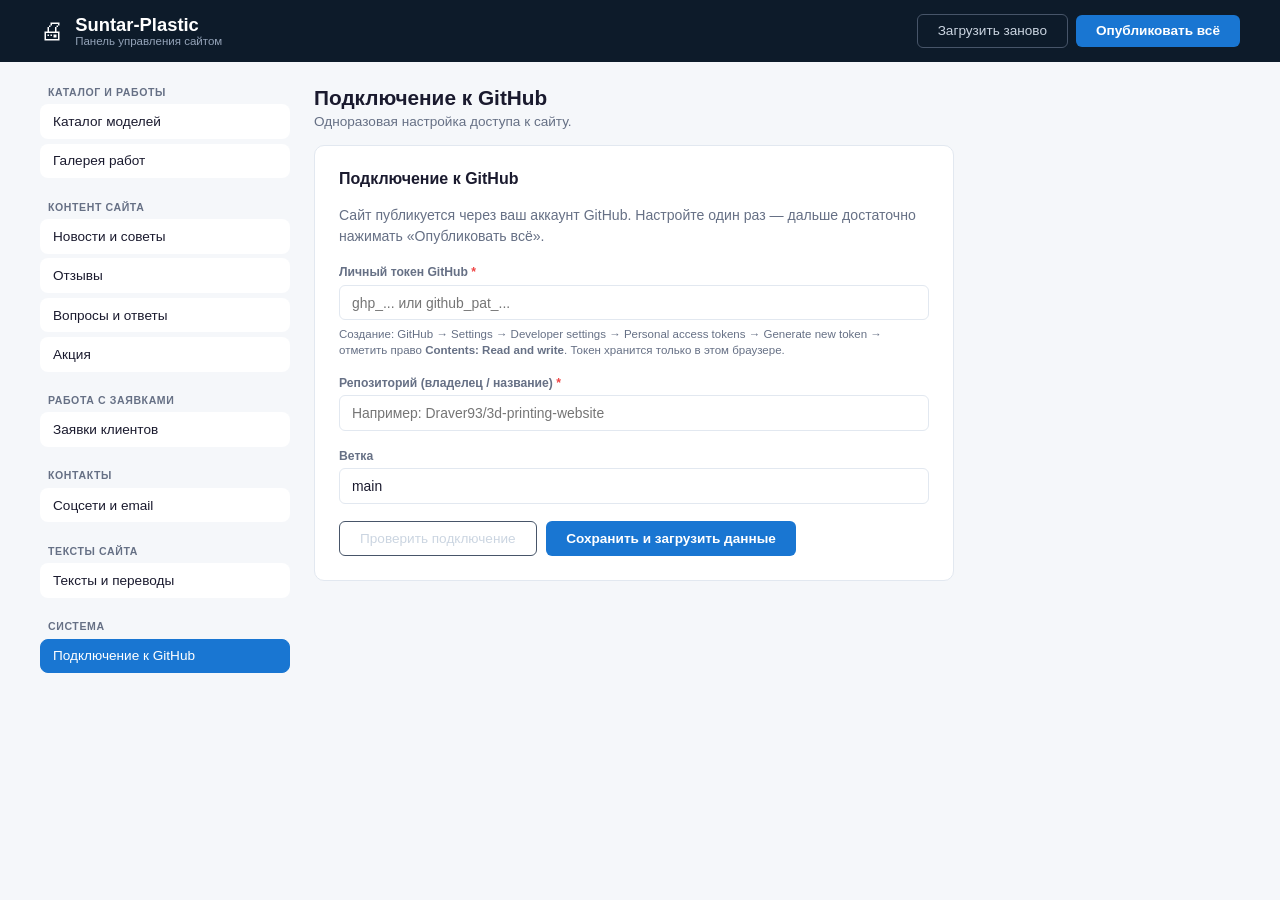
<file: admin/index.html>
<!DOCTYPE html>
<html lang="ru">
<head>
  <meta charset="UTF-8">
  <meta name="viewport" content="width=device-width, initial-scale=1.0">
  <title>Администрирование — Suntar-Plastic</title>
  <link rel="stylesheet" href="style.css">
</head>
<body>
  <header>
    <div class="header-inner">
      <div class="brand">
        <span class="brand-mark">🖨</span>
        <div>
          <h1>Suntar-Plastic</h1>
          <span class="brand-sub">Панель управления сайтом</span>
        </div>
      </div>
      <div class="header-actions">
        <a class="site-link" id="siteLink" hidden target="_blank" rel="noopener">Открыть сайт ↗</a>
        <span class="dirty-pill" id="dirtyPill" hidden></span>
        <button class="btn-secondary" id="refreshBtn">Загрузить заново</button>
        <button class="btn-primary" id="publishBtn">Опубликовать всё</button>
      </div>
    </div>
  </header>

  <div class="layout">
    <aside class="sidebar" id="sidebar" aria-label="Разделы"></aside>
    <main class="content">
      <div class="page-head">
        <h2 id="pageTitle"></h2>
        <p id="pageSub"></p>
      </div>
      <div class="status-bar" id="statusBar"></div>
      <div class="form-panel" id="formPanel"></div>
    </main>
  </div>

  <script src="script.js"></script>
</body>
</html>
</file>
<file: admin/style.css>
:root {
  --primary: #1976d2;
  --primary-dark: #1256a0;
  --bg: #f5f7fa;
  --card-bg: #fff;
  --text: #1a1a2e;
  --text-muted: #667085;
  --border: #e2e8f0;
  --header-bg: #0d1b2a;
  --success: #10b981;
  --danger: #ef4444;
  --warning: #f59e0b;
}

* { margin: 0; padding: 0; box-sizing: border-box; }

body {
  font-family: -apple-system, BlinkMacSystemFont, "Segoe UI", Roboto, sans-serif;
  background: var(--bg);
  color: var(--text);
  min-height: 100vh;
  font-size: 15px;
}

/* ===== Шапка ===== */

header {
  background: var(--header-bg);
  color: #fff;
  position: sticky;
  top: 0;
  z-index: 100;
}

.header-inner {
  max-width: 1240px;
  margin: 0 auto;
  padding: 0.85rem 1.25rem;
  display: flex;
  align-items: center;
  justify-content: space-between;
  flex-wrap: wrap;
  gap: 0.75rem;
}

.brand { display: flex; align-items: center; gap: 0.7rem; }
.brand-mark { font-size: 1.5rem; }
.brand h1 { font-size: 1.15rem; line-height: 1.1; }
.brand-sub { font-size: 0.72rem; color: #94a3b8; display: block; }

.header-actions { display: flex; gap: 0.5rem; align-items: center; flex-wrap: wrap; }

.site-link { color: #bfdbfe; text-decoration: none; font-size: 0.85rem; margin-right: 0.5rem; }
.site-link:hover { color: #fff; }

.dirty-pill {
  background: var(--warning);
  color: #1f2937;
  font-size: 0.75rem;
  font-weight: 600;
  padding: 0.35rem 0.7rem;
  border-radius: 999px;
}

/* ===== Кнопки ===== */

.btn-primary {
  background: var(--primary);
  color: #fff;
  border: none;
  padding: 0.55rem 1.25rem;
  border-radius: 6px;
  cursor: pointer;
  font-weight: 600;
  font-size: 0.85rem;
  white-space: nowrap;
}
.btn-primary:hover { background: var(--primary-dark); }
.btn-primary:disabled { opacity: 0.5; cursor: not-allowed; }

.btn-secondary {
  background: transparent;
  color: #cbd5e1;
  border: 1px solid #475569;
  padding: 0.55rem 1.25rem;
  border-radius: 6px;
  cursor: pointer;
  font-size: 0.85rem;
  white-space: nowrap;
}
.btn-secondary:hover { border-color: #fff; color: #fff; }
.btn-secondary:disabled { opacity: 0.5; cursor: not-allowed; }

.btn-add {
  background: var(--success);
  color: #fff;
  border: none;
  padding: 0.55rem 1.25rem;
  border-radius: 6px;
  cursor: pointer;
  font-size: 0.85rem;
  font-weight: 600;
}
.btn-add:hover { background: #0ca678; }

.btn-sm { padding: 0.3rem 0.6rem; font-size: 0.75rem; }

.btn-remove {
  background: none;
  border: 1px solid var(--danger);
  color: var(--danger);
  padding: 0.35rem 0.75rem;
  border-radius: 6px;
  cursor: pointer;
  font-size: 0.75rem;
  white-space: nowrap;
}
.btn-remove:hover { background: var(--danger); color: #fff; }

.btn-upload {
  background: var(--primary);
  color: #fff;
  border: none;
  padding: 0.4rem 0.9rem;
  border-radius: 6px;
  cursor: pointer;
  font-size: 0.78rem;
  font-weight: 600;
}
.btn-upload:hover { background: var(--primary-dark); }

.btn-clear {
  background: none;
  border: 1px solid var(--border);
  color: var(--text-muted);
  padding: 0.4rem 0.9rem;
  border-radius: 6px;
  cursor: pointer;
  font-size: 0.78rem;
}
.btn-clear:hover { border-color: var(--danger); color: var(--danger); }

.icon-btn {
  background: none;
  border: 1px solid var(--border);
  color: var(--text-muted);
  width: 30px;
  height: 30px;
  border-radius: 6px;
  cursor: pointer;
  font-size: 0.8rem;
  line-height: 1;
}
.icon-btn:hover:not(:disabled) { border-color: var(--primary); color: var(--primary); }
.icon-btn:disabled { opacity: 0.35; cursor: not-allowed; }

/* ===== Раскладка ===== */

.layout {
  max-width: 1240px;
  margin: 0 auto;
  padding: 1.5rem 1.25rem 3rem;
  display: grid;
  grid-template-columns: 250px 1fr;
  gap: 1.5rem;
  align-items: start;
}

.sidebar {
  position: sticky;
  top: 76px;
  display: flex;
  flex-direction: column;
  gap: 1.1rem;
}

.nav-group-title {
  font-size: 0.66rem;
  font-weight: 700;
  text-transform: uppercase;
  letter-spacing: 0.6px;
  color: var(--text-muted);
  padding: 0 0.5rem 0.4rem;
}

.nav-item {
  display: flex;
  align-items: center;
  gap: 0.5rem;
  width: 100%;
  text-align: left;
  padding: 0.55rem 0.75rem;
  border: 1px solid transparent;
  background: #fff;
  border-radius: 8px;
  cursor: pointer;
  font-size: 0.85rem;
  color: var(--text);
  margin-bottom: 0.3rem;
  transition: border-color 0.15s;
}
.nav-item:hover { border-color: var(--primary); }
.nav-item.active { background: var(--primary); color: #fff; border-color: var(--primary); }
.nav-label { flex: 1; }

.nav-count {
  font-size: 0.68rem;
  color: var(--text-muted);
  background: var(--bg);
  border-radius: 999px;
  padding: 0.15rem 0.5rem;
}
.nav-item.active .nav-count { background: rgba(255, 255, 255, 0.25); color: #fff; }
.dirty-dot { width: 8px; height: 8px; border-radius: 50%; background: var(--warning); flex: none; }

.content { min-width: 0; }

.page-head { margin-bottom: 1rem; }
.page-head h2 { font-size: 1.3rem; }
.page-head p { color: var(--text-muted); font-size: 0.85rem; margin-top: 0.25rem; }

/* ===== Статус ===== */

.status-bar {
  display: none;
  padding: 0.8rem 1rem;
  border-radius: 8px;
  font-size: 0.85rem;
  line-height: 1.5;
  white-space: pre-line;
  margin-bottom: 1.25rem;
}
.status-bar.show { display: block; }
.status-bar.success { background: #dcfce7; color: #166534; border: 1px solid #bbf7d0; }
.status-bar.error { background: #fef2f2; color: #991b1b; border: 1px solid #fecaca; }
.status-bar.info { background: #eff6ff; color: #1e40af; border: 1px solid #bfdbfe; }

/* ===== Карточки элементов ===== */

.simple-object-form {
  background: var(--card-bg);
  border: 1px solid var(--border);
  border-radius: 10px;
  padding: 1.25rem;
  display: flex;
  flex-direction: column;
  gap: 1.1rem;
}

.array-list { display: flex; flex-direction: column; gap: 1rem; margin-bottom: 1rem; }

.item-card {
  background: var(--card-bg);
  border: 1px solid var(--border);
  border-radius: 10px;
  padding: 1.1rem 1.25rem;
}

.item-header {
  display: flex;
  align-items: center;
  justify-content: space-between;
  gap: 0.75rem;
  margin-bottom: 1rem;
}
.item-header h3 { font-size: 0.95rem; }

.item-tools { display: flex; align-items: center; gap: 0.4rem; flex-wrap: wrap; }

.item-fields { display: grid; grid-template-columns: 1fr 1fr; gap: 1rem; }
.form-field { display: flex; flex-direction: column; gap: 0.35rem; min-width: 0; }
.form-field[data-kind="image"], .form-field[data-kind="model"] { grid-column: 1 / -1; }
.form-field[data-kind="textarea"] { grid-column: 1 / -1; }

.form-field label {
  font-size: 0.76rem;
  font-weight: 600;
  color: var(--text-muted);
}
.req { color: var(--danger); font-style: normal; }

.form-field input[type="text"],
.form-field input[type="password"],
.form-field input[type="number"],
.form-field input[type="date"],
.form-field textarea,
.form-field select {
  width: 100%;
  padding: 0.55rem 0.75rem;
  border: 1px solid var(--border);
  border-radius: 6px;
  font-size: 0.87rem;
  background: #fff;
  color: var(--text);
  font-family: inherit;
}
.form-field textarea { min-height: 80px; resize: vertical; }
.form-field input:focus,
.form-field textarea:focus,
.form-field select:focus { outline: none; border-color: var(--primary); box-shadow: 0 0 0 2px rgba(25, 118, 210, 0.12); }
.form-field input[type="checkbox"] { width: 20px; height: 20px; cursor: pointer; }

.field-hint { font-size: 0.72rem; color: var(--text-muted); line-height: 1.4; }

.empty-hint {
  padding: 1.5rem;
  text-align: center;
  color: var(--text-muted);
  background: #fff;
  border: 1px dashed var(--border);
  border-radius: 10px;
  font-size: 0.9rem;
}

/* ===== Загрузка файлов ===== */

.upload-slot { margin-top: 0.4rem; display: flex; flex-direction: column; gap: 0.5rem; }

.upload-preview {
  min-height: 66px;
  border: 1px dashed var(--border);
  border-radius: 8px;
  background: var(--bg);
  display: flex;
  align-items: center;
  justify-content: center;
  padding: 0.5rem;
  overflow: hidden;
}
.upload-preview img { max-height: 90px; max-width: 100%; border-radius: 4px; object-fit: contain; }
.upload-preview .ph { color: var(--text-muted); font-size: 0.75rem; word-break: break-all; text-align: center; }

.upload-actions { display: flex; gap: 0.5rem; }
.upload-state { font-size: 0.72rem; color: var(--text-muted); }
.upload-state.ok { color: var(--success); font-weight: 600; }

/* ===== Вложенные списки ===== */

.nested-section { border-top: 1px dashed var(--border); padding-top: 1rem; }
.nested-section > h3 { font-size: 0.9rem; margin-bottom: 0.75rem; }

.nested-row {
  background: var(--bg);
  border: 1px solid var(--border);
  border-radius: 8px;
  padding: 0.9rem;
  margin-bottom: 0.6rem;
  display: grid;
  grid-template-columns: 1fr 1fr;
  gap: 0.7rem;
  align-items: end;
}

.list-item-row {
  display: flex;
  gap: 0.5rem;
  align-items: center;
  margin-bottom: 0.5rem;
}
.list-item-row input {
  flex: 1;
  padding: 0.5rem 0.75rem;
  border: 1px solid var(--border);
  border-radius: 6px;
  font-size: 0.85rem;
}

/* ===== Подключение ===== */

.connection-form {
  background: var(--card-bg);
  border: 1px solid var(--border);
  border-radius: 10px;
  padding: 1.5rem;
  display: flex;
  flex-direction: column;
  gap: 1.1rem;
  max-width: 640px;
}
.connection-form h3 { font-size: 1rem; }
.conn-hint { font-size: 0.88rem; color: var(--text-muted); line-height: 1.5; }
.conn-actions { display: flex; gap: 0.6rem; flex-wrap: wrap; }
.conn-site { font-size: 0.85rem; color: var(--text-muted); }
.conn-site a { color: var(--primary); }

/* ===== Тексты сайта ===== */

.i18n-toolbar {
  display: flex;
  gap: 0.75rem;
  align-items: center;
  flex-wrap: wrap;
  margin-bottom: 1rem;
  padding: 0.75rem;
  background: #fff;
  border: 1px solid var(--border);
  border-radius: 10px;
  position: sticky;
  top: 62px;
  z-index: 5;
}

.lang-tabs { display: flex; gap: 0.4rem; }

.lang-tab {
  padding: 0.45rem 0.9rem;
  border: 1px solid var(--border);
  border-radius: 6px;
  background: var(--bg);
  color: var(--text-muted);
  cursor: pointer;
  font-size: 0.82rem;
  font-weight: 600;
}
.lang-tab.active { background: var(--primary); color: #fff; border-color: var(--primary); }

.i18n-search {
  flex: 1;
  min-width: 200px;
  padding: 0.5rem 0.75rem;
  border: 1px solid var(--border);
  border-radius: 6px;
  font-size: 0.87rem;
}

.i18n-group {
  background: #fff;
  border: 1px solid var(--border);
  border-radius: 10px;
  margin-bottom: 1.1rem;
  overflow: hidden;
}
.i18n-group > h3 {
  padding: 0.65rem 1rem;
  background: var(--bg);
  border-bottom: 1px solid var(--border);
  font-size: 0.76rem;
  text-transform: uppercase;
  letter-spacing: 0.5px;
  color: var(--text-muted);
}
.i18n-group-n { background: var(--border); border-radius: 999px; padding: 0.1rem 0.5rem; font-size: 0.66rem; }

.i18n-row {
  display: grid;
  grid-template-columns: 250px 150px 1fr;
  gap: 0.75rem;
  padding: 0.6rem 1rem;
  align-items: start;
  border-bottom: 1px solid var(--border);
}
.i18n-row:last-child { border-bottom: none; }
.i18n-row label { font-size: 0.78rem; font-weight: 600; padding-top: 0.4rem; line-height: 1.35; }
.i18n-key {
  font-size: 0.64rem;
  color: var(--text-muted);
  background: var(--bg);
  padding: 0.2rem 0.4rem;
  border-radius: 4px;
  word-break: break-all;
  align-self: start;
  margin-top: 0.25rem;
}
.i18n-row textarea {
  width: 100%;
  resize: vertical;
  padding: 0.45rem 0.6rem;
  border: 1px solid var(--border);
  border-radius: 6px;
  font-size: 0.85rem;
  font-family: inherit;
  line-height: 1.45;
}
.i18n-row textarea:focus { outline: none; border-color: var(--primary); }
.i18n-note {
  grid-column: 2 / -1;
  font-size: 0.72rem;
  color: #92400e;
  background: #fef3c7;
  border-radius: 6px;
  padding: 0.35rem 0.6rem;
  margin-bottom: 0.5rem;
}

/* ===== Адаптив ===== */

@media (max-width: 1024px) {
  .i18n-row { grid-template-columns: 200px 130px 1fr; }
}

@media (max-width: 900px) {
  .layout { grid-template-columns: 1fr; gap: 1rem; }
  .sidebar {
    position: static;
    flex-direction: row;
    overflow-x: auto;
    gap: 0.75rem;
    padding-bottom: 0.25rem;
  }
  .nav-group { min-width: max-content; border-right: 1px solid var(--border); padding-right: 0.75rem; }
  .nav-group-title { padding-bottom: 0.3rem; }
  .nav-item { white-space: nowrap; }
  .item-fields { grid-template-columns: 1fr; }
  .nested-row { grid-template-columns: 1fr; }
  .i18n-row { grid-template-columns: 1fr; }
  .i18n-key { justify-self: start; }
  .i18n-note { grid-column: 1; }
  .i18n-toolbar { position: static; }
}
</file>
